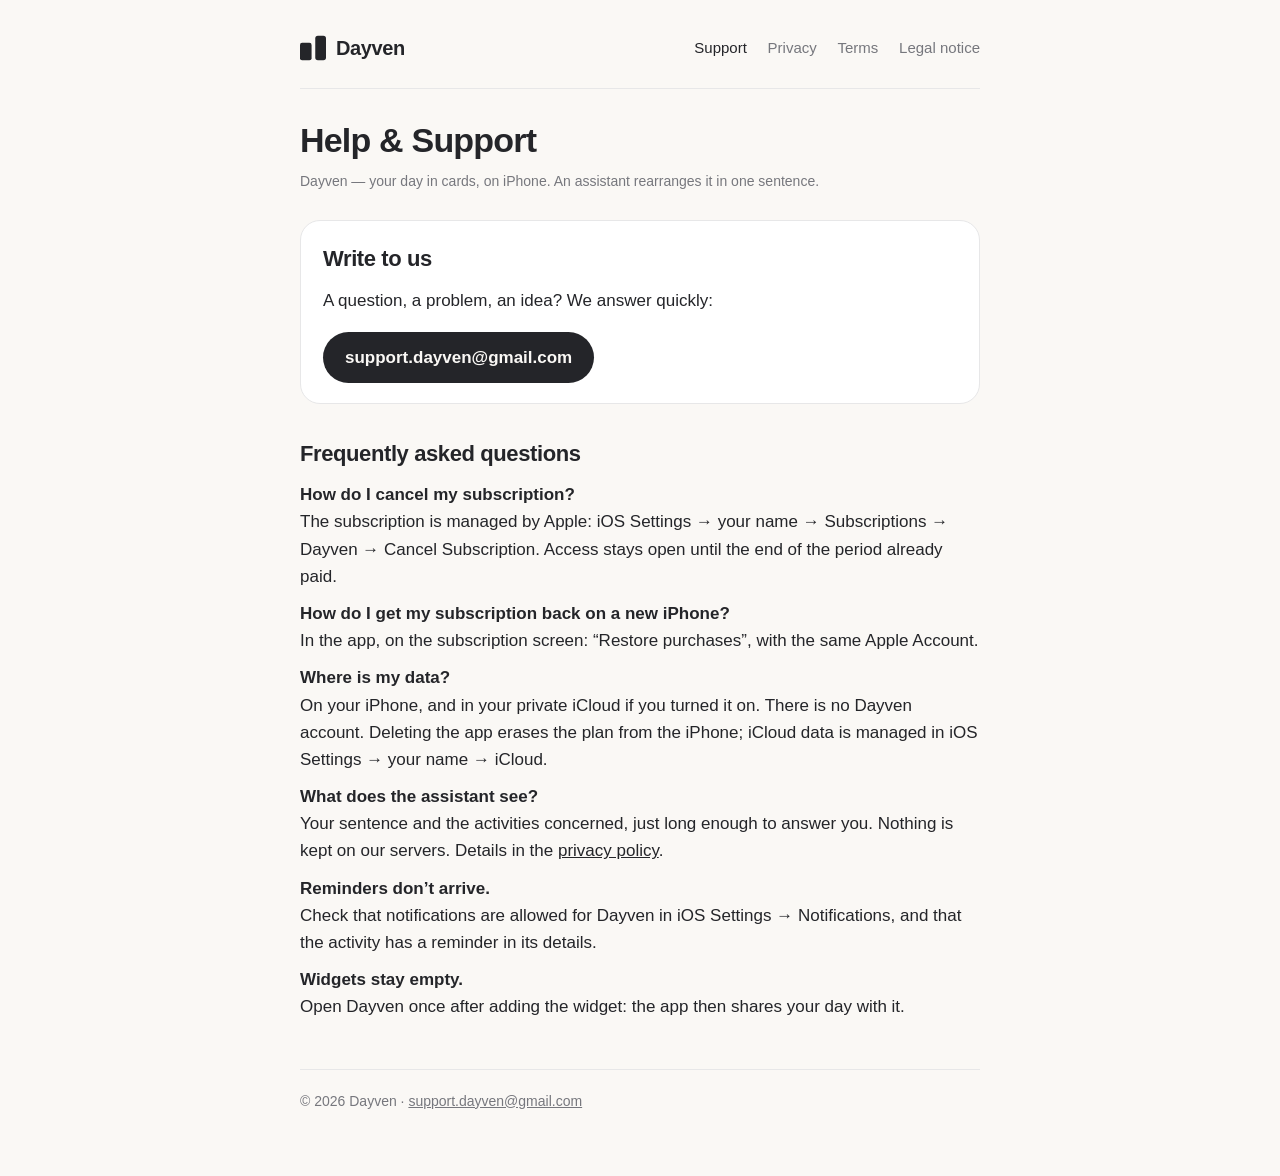
<file: index.html>
<!DOCTYPE html>
<html lang="en">
<head>
  <meta charset="utf-8">
  <meta name="viewport" content="width=device-width, initial-scale=1">
  <title>Dayven — Help &amp; Support</title>
  <meta name="description" content="Support for Dayven, the day planner for iPhone: your day in cards, and an assistant that rearranges it in one sentence.">
  <link rel="stylesheet" href="styles.css">
</head>
<body>
  <div class="wrap">
    <header class="site">
      <a class="brand" href="index.html"><svg class="mark" viewBox="0 0 184 174" aria-hidden="true"><rect x="0" y="50" width="82" height="124" rx="15"/><rect x="108" y="0" width="76" height="174" rx="19"/></svg><strong>Dayven</strong></a>
      <nav>
        <a href="index.html" aria-current="page">Support</a>
        <a href="privacy.html">Privacy</a>
        <a href="terms.html">Terms</a>
        <a href="legal-notice.html">Legal notice</a>
      </nav>
    </header>

    <h1>Help &amp; Support</h1>
    <p class="updated">Dayven — your day in cards, on iPhone. An assistant rearranges it in one sentence.</p>

    <div class="card">
      <h2 style="margin-top:0">Write to us</h2>
      <p>A question, a problem, an idea? We answer quickly:</p>
      <a class="btn" href="mailto:support.dayven@gmail.com?subject=Dayven%20support">support.dayven@gmail.com</a>
    </div>

    <h2>Frequently asked questions</h2>

    <p><strong>How do I cancel my subscription?</strong><br>
    The subscription is managed by Apple: iOS Settings → your name → Subscriptions → Dayven → Cancel Subscription. Access stays open until the end of the period already paid.</p>

    <p><strong>How do I get my subscription back on a new iPhone?</strong><br>
    In the app, on the subscription screen: “Restore purchases”, with the same Apple Account.</p>

    <p><strong>Where is my data?</strong><br>
    On your iPhone, and in your private iCloud if you turned it on. There is no Dayven account. Deleting the app erases the plan from the iPhone; iCloud data is managed in iOS Settings → your name → iCloud.</p>

    <p><strong>What does the assistant see?</strong><br>
    Your sentence and the activities concerned, just long enough to answer you. Nothing is kept on our servers. Details in the <a href="privacy.html">privacy policy</a>.</p>

    <p><strong>Reminders don’t arrive.</strong><br>
    Check that notifications are allowed for Dayven in iOS Settings → Notifications, and that the activity has a reminder in its details.</p>

    <p><strong>Widgets stay empty.</strong><br>
    Open Dayven once after adding the widget: the app then shares your day with it.</p>

    <footer class="site">© 2026 Dayven · <a href="mailto:support.dayven@gmail.com">support.dayven@gmail.com</a></footer>
  </div>
</body>
</html>
</file>
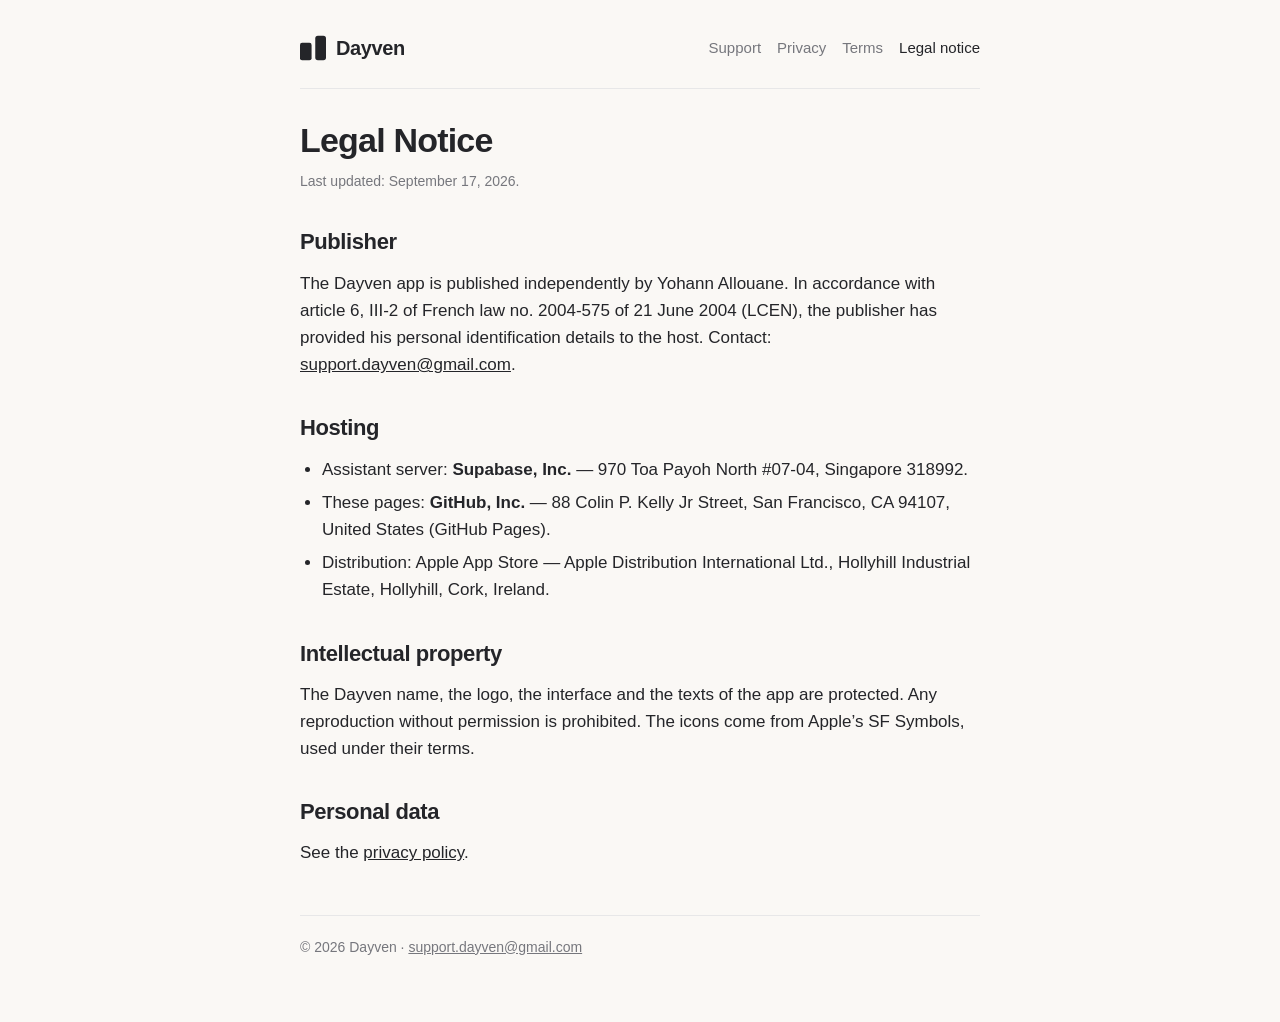
<file: legal-notice.html>
<!DOCTYPE html>
<html lang="en">
<head>
  <meta charset="utf-8">
  <meta name="viewport" content="width=device-width, initial-scale=1">
  <title>Legal Notice — Dayven</title>
  <link rel="stylesheet" href="styles.css">
</head>
<body>
  <div class="wrap">
    <header class="site">
      <a class="brand" href="index.html"><svg class="mark" viewBox="0 0 184 174" aria-hidden="true"><rect x="0" y="50" width="82" height="124" rx="15"/><rect x="108" y="0" width="76" height="174" rx="19"/></svg><strong>Dayven</strong></a>
      <nav><a href="index.html">Support</a><a href="privacy.html">Privacy</a><a href="terms.html">Terms</a><a href="legal-notice.html" aria-current="page">Legal notice</a></nav>
    </header>
    <h1>Legal Notice</h1>
    <p class="updated">Last updated: September 17, 2026.</p>
<h2>Publisher</h2>
<p>The Dayven app is published independently by Yohann Allouane. In accordance with article 6, III-2 of French law no. 2004-575 of 21 June 2004 (LCEN), the publisher has provided his personal identification details to the host. Contact: <a href="mailto:support.dayven@gmail.com">support.dayven@gmail.com</a>.</p>
<h2>Hosting</h2>
<ul><li>Assistant server: <strong>Supabase, Inc.</strong> — 970 Toa Payoh North #07-04, Singapore 318992.</li><li>These pages: <strong>GitHub, Inc.</strong> — 88 Colin P. Kelly Jr Street, San Francisco, CA 94107, United States (GitHub Pages).</li><li>Distribution: Apple App Store — Apple Distribution International Ltd., Hollyhill Industrial Estate, Hollyhill, Cork, Ireland.</li></ul>
<h2>Intellectual property</h2>
<p>The Dayven name, the logo, the interface and the texts of the app are protected. Any reproduction without permission is prohibited. The icons come from Apple’s SF Symbols, used under their terms.</p>
<h2>Personal data</h2>
<p>See the <a href="privacy.html">privacy policy</a>.</p>
    <footer class="site">© 2026 Dayven · <a href="mailto:support.dayven@gmail.com">support.dayven@gmail.com</a></footer>
  </div>
</body>
</html>
</file>
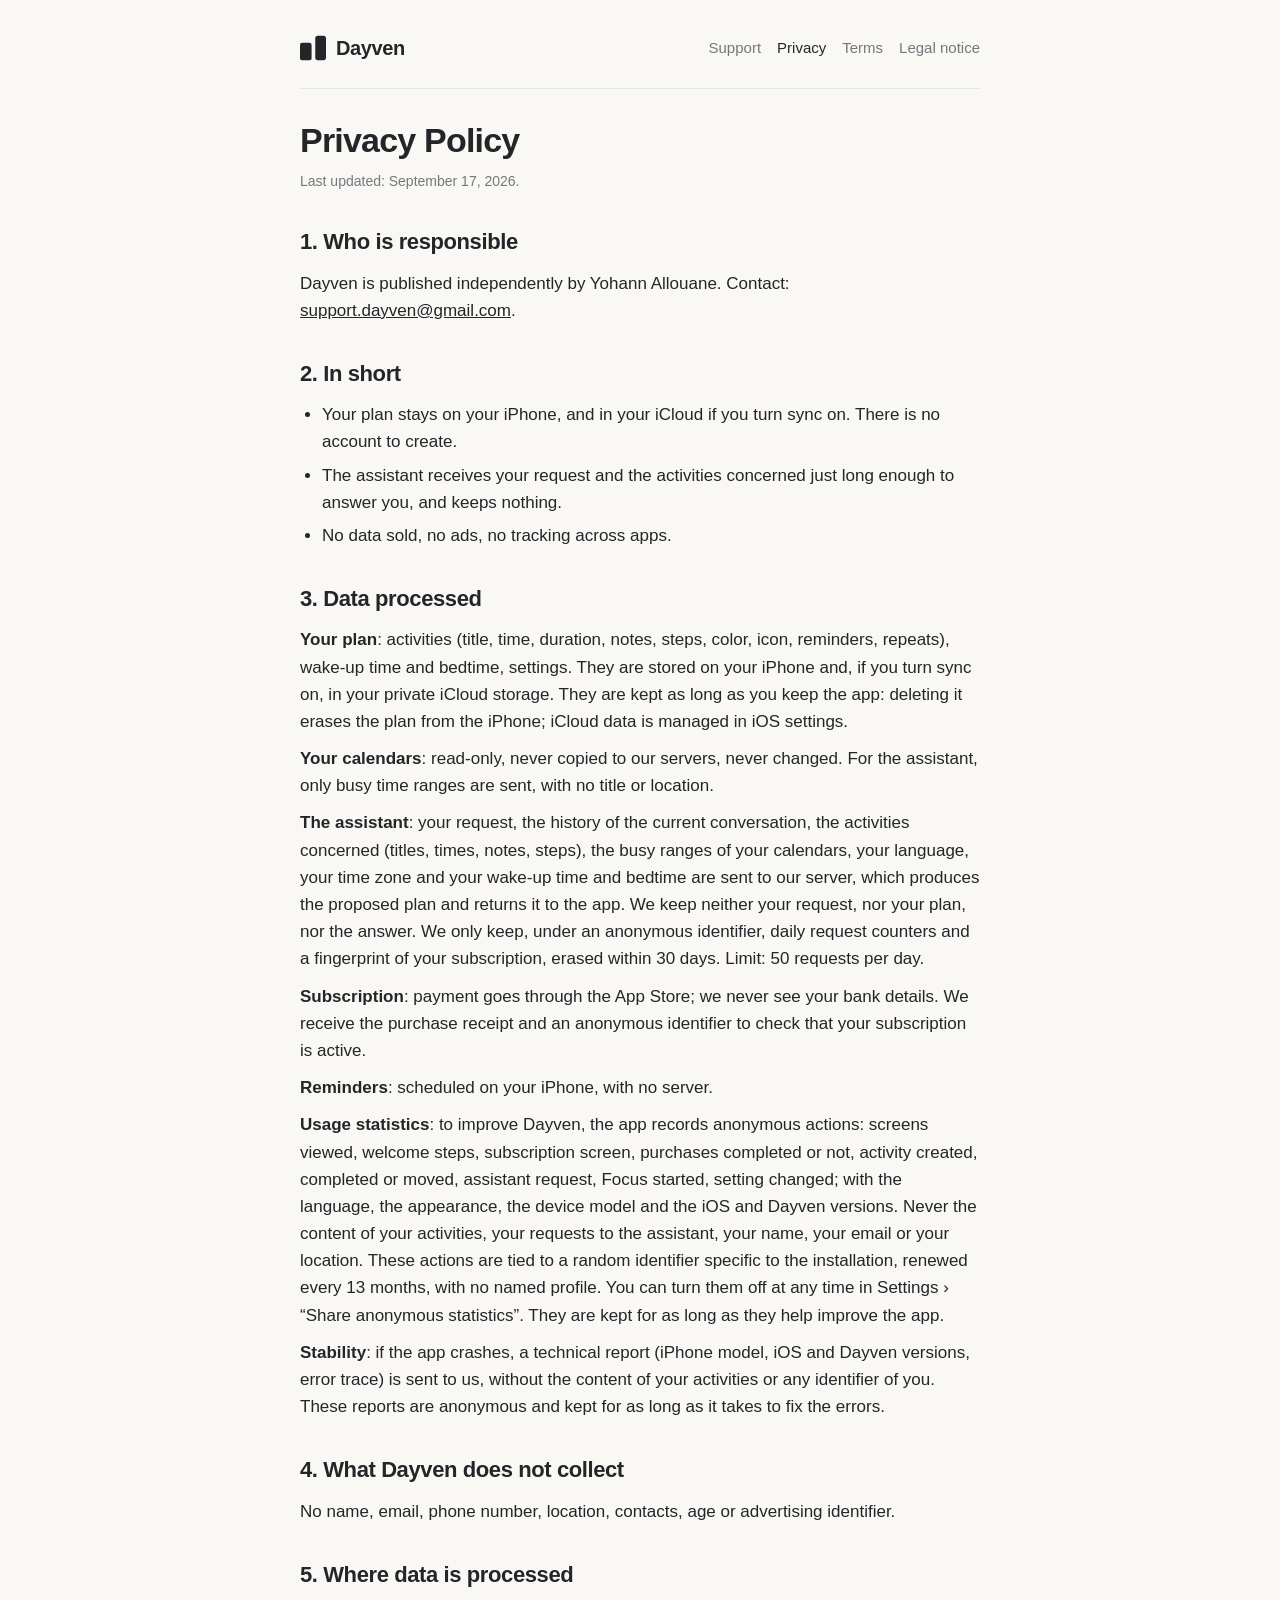
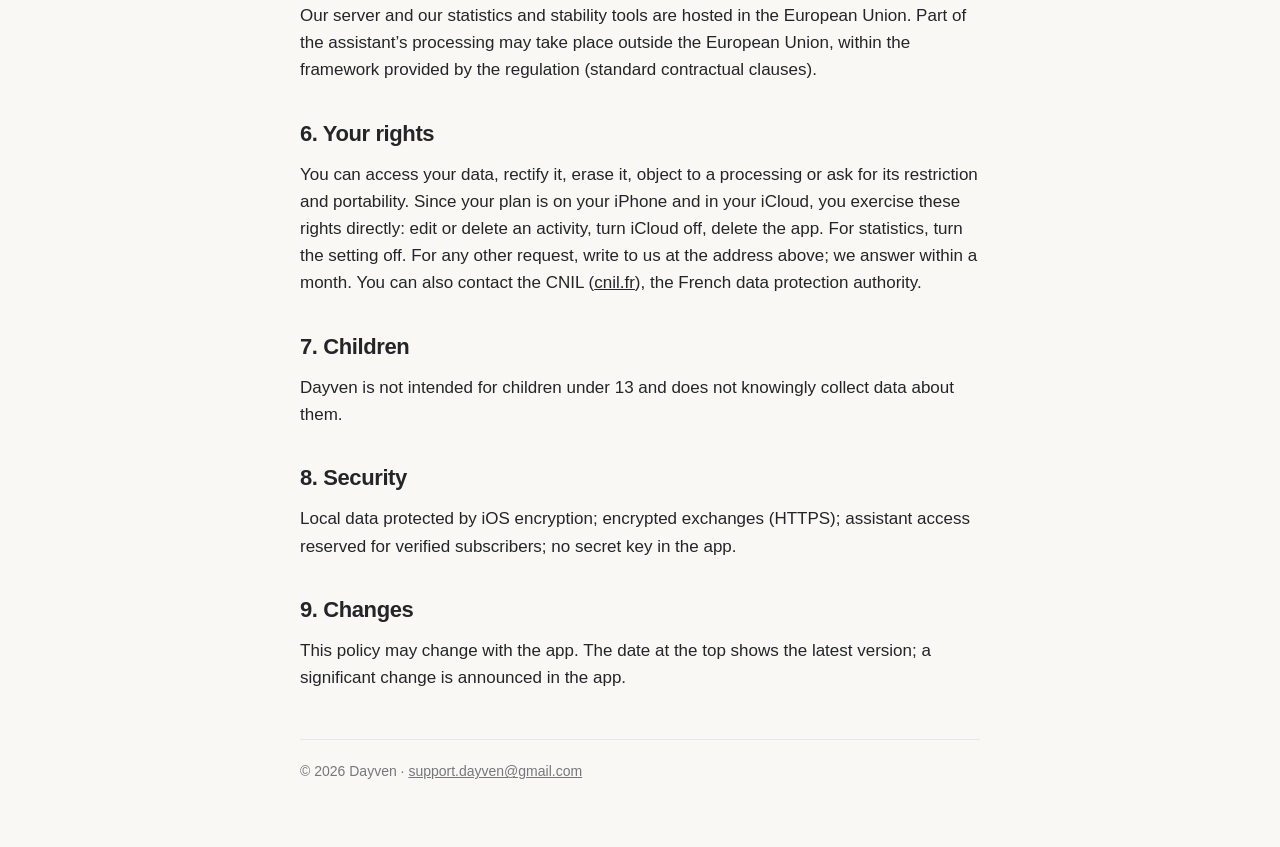
<file: privacy.html>
<!DOCTYPE html>
<html lang="en">
<head>
  <meta charset="utf-8">
  <meta name="viewport" content="width=device-width, initial-scale=1">
  <title>Privacy Policy — Dayven</title>
  <link rel="stylesheet" href="styles.css">
</head>
<body>
  <div class="wrap">
    <header class="site">
      <a class="brand" href="index.html"><svg class="mark" viewBox="0 0 184 174" aria-hidden="true"><rect x="0" y="50" width="82" height="124" rx="15"/><rect x="108" y="0" width="76" height="174" rx="19"/></svg><strong>Dayven</strong></a>
      <nav><a href="index.html">Support</a><a href="privacy.html" aria-current="page">Privacy</a><a href="terms.html">Terms</a><a href="legal-notice.html">Legal notice</a></nav>
    </header>
    <h1>Privacy Policy</h1>
    <p class="updated">Last updated: September 17, 2026.</p>
<h2>1. Who is responsible</h2>
<p>Dayven is published independently by Yohann Allouane. Contact: <a href="mailto:support.dayven@gmail.com">support.dayven@gmail.com</a>.</p>
<h2>2. In short</h2>
<ul><li>Your plan stays on your iPhone, and in your iCloud if you turn sync on. There is no account to create.</li><li>The assistant receives your request and the activities concerned just long enough to answer you, and keeps nothing.</li><li>No data sold, no ads, no tracking across apps.</li></ul>
<h2>3. Data processed</h2>
<p><strong>Your plan</strong>: activities (title, time, duration, notes, steps, color, icon, reminders, repeats), wake-up time and bedtime, settings. They are stored on your iPhone and, if you turn sync on, in your private iCloud storage. They are kept as long as you keep the app: deleting it erases the plan from the iPhone; iCloud data is managed in iOS settings.</p>
<p><strong>Your calendars</strong>: read-only, never copied to our servers, never changed. For the assistant, only busy time ranges are sent, with no title or location.</p>
<p><strong>The assistant</strong>: your request, the history of the current conversation, the activities concerned (titles, times, notes, steps), the busy ranges of your calendars, your language, your time zone and your wake-up time and bedtime are sent to our server, which produces the proposed plan and returns it to the app. We keep neither your request, nor your plan, nor the answer. We only keep, under an anonymous identifier, daily request counters and a fingerprint of your subscription, erased within 30 days. Limit: 50 requests per day.</p>
<p><strong>Subscription</strong>: payment goes through the App Store; we never see your bank details. We receive the purchase receipt and an anonymous identifier to check that your subscription is active.</p>
<p><strong>Reminders</strong>: scheduled on your iPhone, with no server.</p>
<p><strong>Usage statistics</strong>: to improve Dayven, the app records anonymous actions: screens viewed, welcome steps, subscription screen, purchases completed or not, activity created, completed or moved, assistant request, Focus started, setting changed; with the language, the appearance, the device model and the iOS and Dayven versions. Never the content of your activities, your requests to the assistant, your name, your email or your location. These actions are tied to a random identifier specific to the installation, renewed every 13 months, with no named profile. You can turn them off at any time in Settings › “Share anonymous statistics”. They are kept for as long as they help improve the app.</p>
<p><strong>Stability</strong>: if the app crashes, a technical report (iPhone model, iOS and Dayven versions, error trace) is sent to us, without the content of your activities or any identifier of you. These reports are anonymous and kept for as long as it takes to fix the errors.</p>
<h2>4. What Dayven does not collect</h2>
<p>No name, email, phone number, location, contacts, age or advertising identifier.</p>
<h2>5. Where data is processed</h2>
<p>Our server and our statistics and stability tools are hosted in the European Union. Part of the assistant’s processing may take place outside the European Union, within the framework provided by the regulation (standard contractual clauses).</p>
<h2>6. Your rights</h2>
<p>You can access your data, rectify it, erase it, object to a processing or ask for its restriction and portability. Since your plan is on your iPhone and in your iCloud, you exercise these rights directly: edit or delete an activity, turn iCloud off, delete the app. For statistics, turn the setting off. For any other request, write to us at the address above; we answer within a month. You can also contact the CNIL (<a href="https://cnil.fr">cnil.fr</a>), the French data protection authority.</p>
<h2>7. Children</h2>
<p>Dayven is not intended for children under 13 and does not knowingly collect data about them.</p>
<h2>8. Security</h2>
<p>Local data protected by iOS encryption; encrypted exchanges (HTTPS); assistant access reserved for verified subscribers; no secret key in the app.</p>
<h2>9. Changes</h2>
<p>This policy may change with the app. The date at the top shows the latest version; a significant change is announced in the app.</p>
    <footer class="site">© 2026 Dayven · <a href="mailto:support.dayven@gmail.com">support.dayven@gmail.com</a></footer>
  </div>
</body>
</html>
</file>
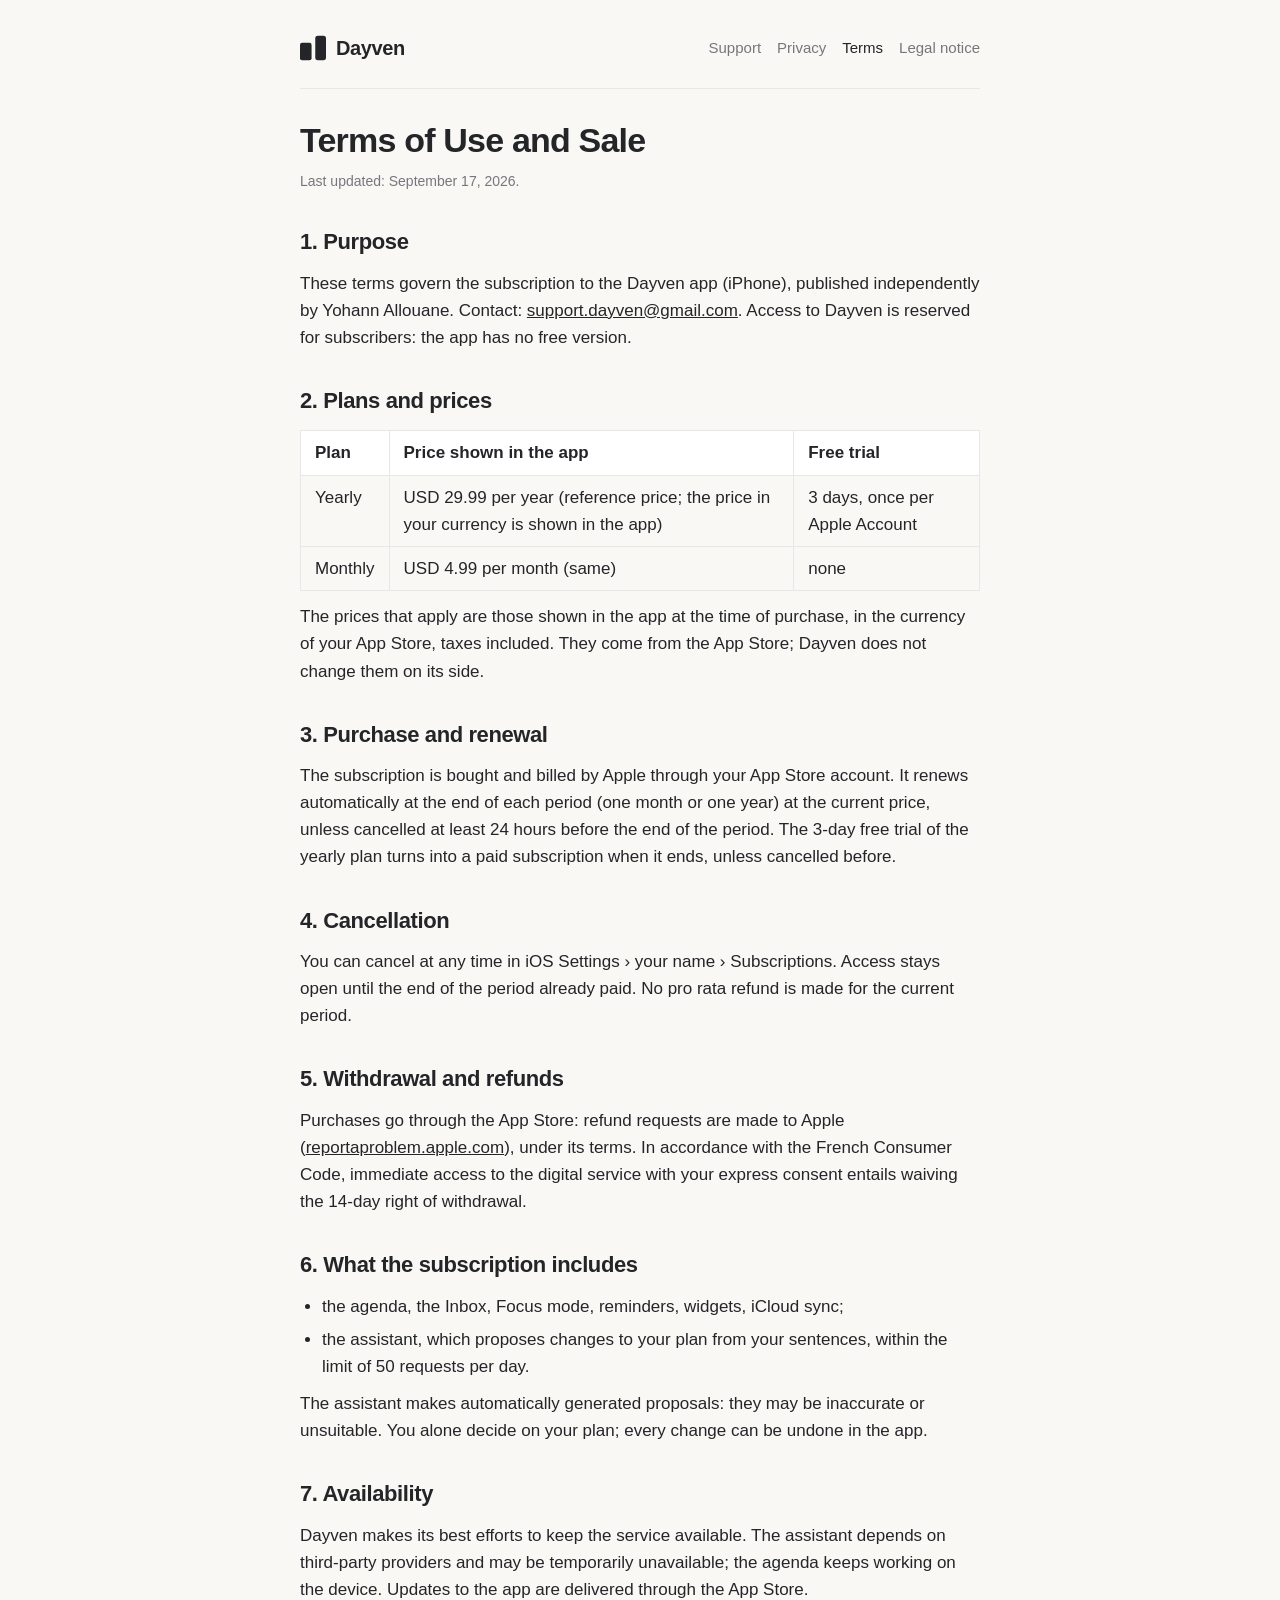
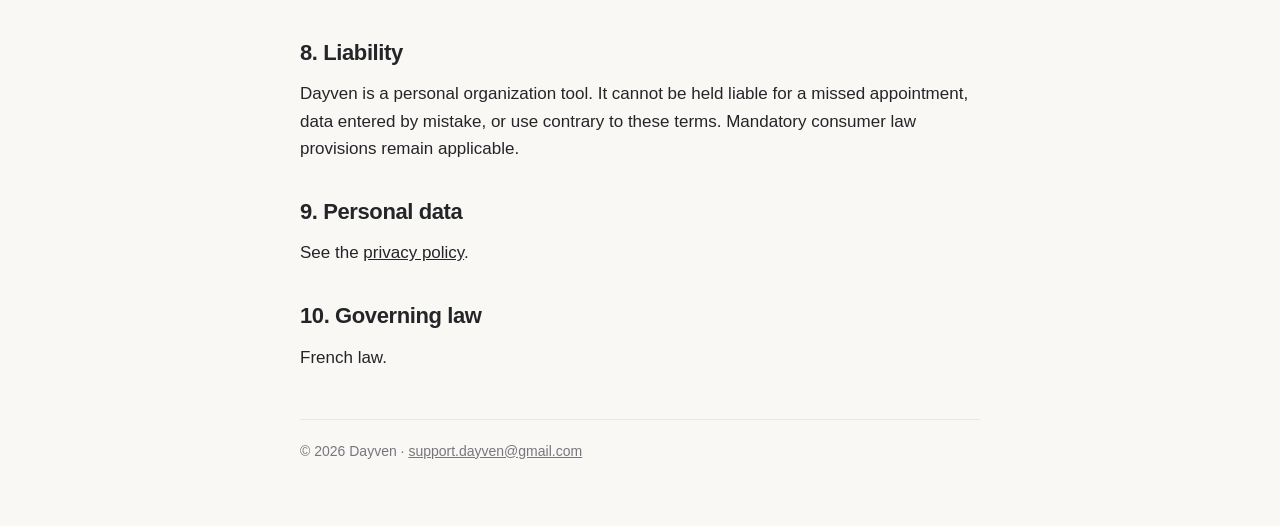
<file: terms.html>
<!DOCTYPE html>
<html lang="en">
<head>
  <meta charset="utf-8">
  <meta name="viewport" content="width=device-width, initial-scale=1">
  <title>Terms of Use and Sale — Dayven</title>
  <link rel="stylesheet" href="styles.css">
</head>
<body>
  <div class="wrap">
    <header class="site">
      <a class="brand" href="index.html"><svg class="mark" viewBox="0 0 184 174" aria-hidden="true"><rect x="0" y="50" width="82" height="124" rx="15"/><rect x="108" y="0" width="76" height="174" rx="19"/></svg><strong>Dayven</strong></a>
      <nav><a href="index.html">Support</a><a href="privacy.html">Privacy</a><a href="terms.html" aria-current="page">Terms</a><a href="legal-notice.html">Legal notice</a></nav>
    </header>
    <h1>Terms of Use and Sale</h1>
    <p class="updated">Last updated: September 17, 2026.</p>
<h2>1. Purpose</h2>
<p>These terms govern the subscription to the Dayven app (iPhone), published independently by Yohann Allouane. Contact: <a href="mailto:support.dayven@gmail.com">support.dayven@gmail.com</a>. Access to Dayven is reserved for subscribers: the app has no free version.</p>
<h2>2. Plans and prices</h2>
<table><thead><tr><th>Plan</th><th>Price shown in the app</th><th>Free trial</th></tr></thead><tbody><tr><td>Yearly</td><td>USD 29.99 per year (reference price; the price in your currency is shown in the app)</td><td>3 days, once per Apple Account</td></tr><tr><td>Monthly</td><td>USD 4.99 per month (same)</td><td>none</td></tr></tbody></table>
<p>The prices that apply are those shown in the app at the time of purchase, in the currency of your App Store, taxes included. They come from the App Store; Dayven does not change them on its side.</p>
<h2>3. Purchase and renewal</h2>
<p>The subscription is bought and billed by Apple through your App Store account. It renews automatically at the end of each period (one month or one year) at the current price, unless cancelled at least 24 hours before the end of the period. The 3-day free trial of the yearly plan turns into a paid subscription when it ends, unless cancelled before.</p>
<h2>4. Cancellation</h2>
<p>You can cancel at any time in iOS Settings › your name › Subscriptions. Access stays open until the end of the period already paid. No pro rata refund is made for the current period.</p>
<h2>5. Withdrawal and refunds</h2>
<p>Purchases go through the App Store: refund requests are made to Apple (<a href="https://reportaproblem.apple.com">reportaproblem.apple.com</a>), under its terms. In accordance with the French Consumer Code, immediate access to the digital service with your express consent entails waiving the 14-day right of withdrawal.</p>
<h2>6. What the subscription includes</h2>
<ul><li>the agenda, the Inbox, Focus mode, reminders, widgets, iCloud sync;</li><li>the assistant, which proposes changes to your plan from your sentences, within the limit of 50 requests per day.</li></ul>
<p>The assistant makes automatically generated proposals: they may be inaccurate or unsuitable. You alone decide on your plan; every change can be undone in the app.</p>
<h2>7. Availability</h2>
<p>Dayven makes its best efforts to keep the service available. The assistant depends on third-party providers and may be temporarily unavailable; the agenda keeps working on the device. Updates to the app are delivered through the App Store.</p>
<h2>8. Liability</h2>
<p>Dayven is a personal organization tool. It cannot be held liable for a missed appointment, data entered by mistake, or use contrary to these terms. Mandatory consumer law provisions remain applicable.</p>
<h2>9. Personal data</h2>
<p>See the <a href="privacy.html">privacy policy</a>.</p>
<h2>10. Governing law</h2>
<p>French law.</p>
    <footer class="site">© 2026 Dayven · <a href="mailto:support.dayven@gmail.com">support.dayven@gmail.com</a></footer>
  </div>
</body>
</html>
</file>
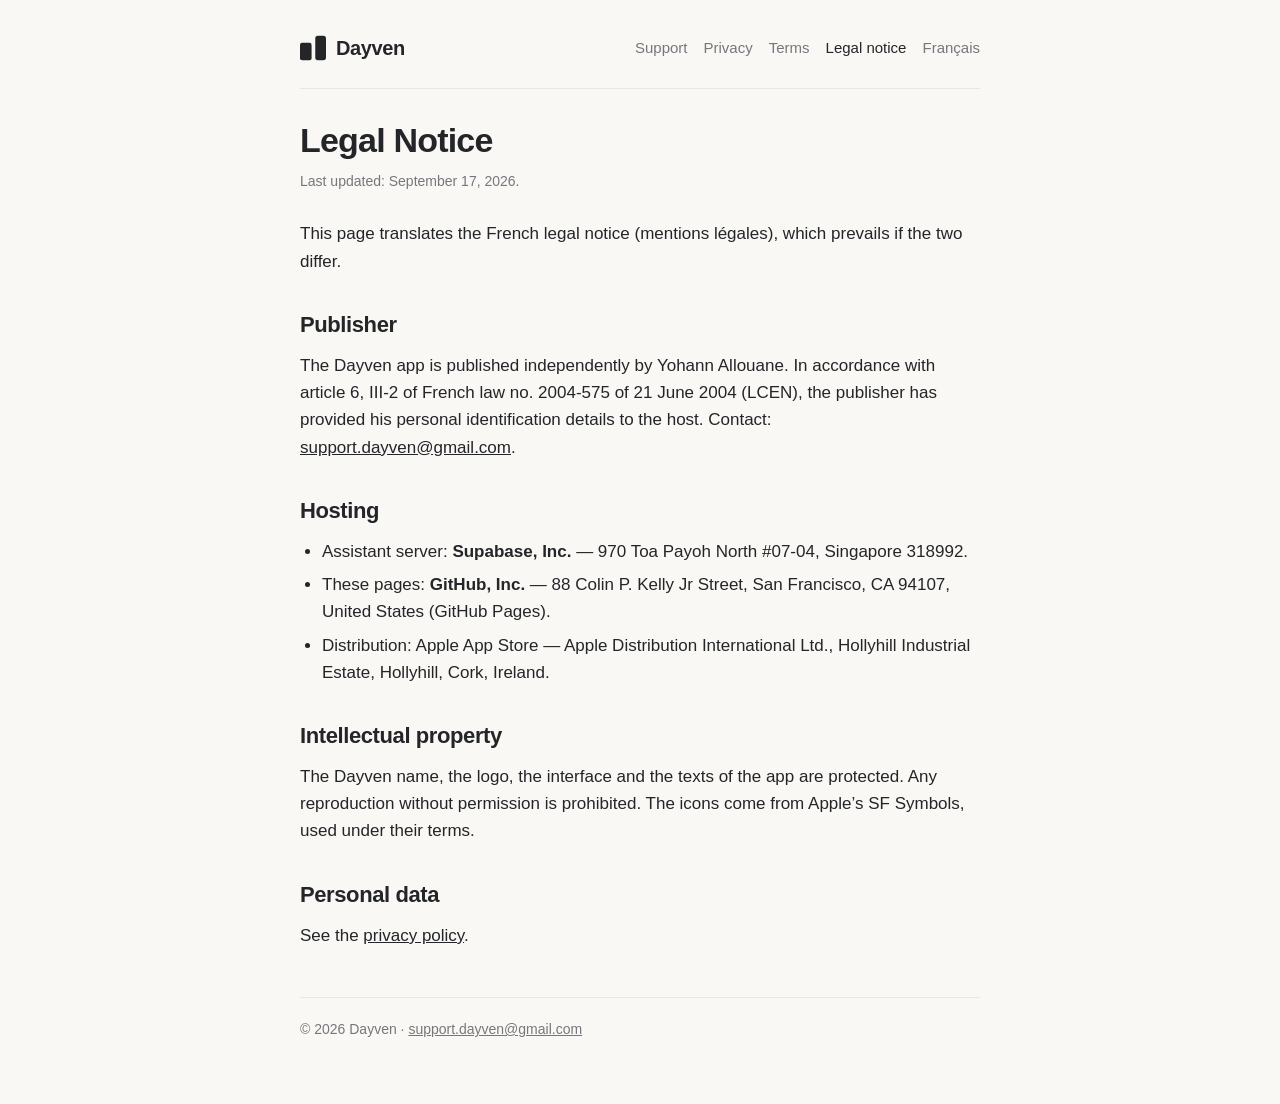
<file: en/legal-notice.html>
<!DOCTYPE html>
<html lang="en">
<head>
  <meta charset="utf-8">
  <meta name="viewport" content="width=device-width, initial-scale=1">
  <title>Legal Notice — Dayven</title>
  <link rel="alternate" hreflang="fr" href="../mentions-legales.html">
  <link rel="stylesheet" href="../styles.css">
</head>
<body>
  <div class="wrap">
    <header class="site">
      <a class="brand" href="index.html"><svg class="mark" viewBox="0 0 184 174" aria-hidden="true"><rect x="0" y="50" width="82" height="124" rx="15"/><rect x="108" y="0" width="76" height="174" rx="19"/></svg><strong>Dayven</strong></a>
      <nav><a href="index.html">Support</a><a href="privacy.html">Privacy</a><a href="terms.html">Terms</a><a href="legal-notice.html" aria-current="page">Legal notice</a><a href="../mentions-legales.html" hreflang="fr" lang="fr">Français</a></nav>
    </header>
    <h1>Legal Notice</h1>
    <p class="updated">Last updated: September 17, 2026.</p>
<p>This page translates the French legal notice (mentions légales), which prevails if the two differ.</p>
<h2>Publisher</h2>
<p>The Dayven app is published independently by Yohann Allouane. In accordance with article 6, III-2 of French law no. 2004-575 of 21 June 2004 (LCEN), the publisher has provided his personal identification details to the host. Contact: <a href="mailto:support.dayven@gmail.com">support.dayven@gmail.com</a>.</p>
<h2>Hosting</h2>
<ul><li>Assistant server: <strong>Supabase, Inc.</strong> — 970 Toa Payoh North #07-04, Singapore 318992.</li><li>These pages: <strong>GitHub, Inc.</strong> — 88 Colin P. Kelly Jr Street, San Francisco, CA 94107, United States (GitHub Pages).</li><li>Distribution: Apple App Store — Apple Distribution International Ltd., Hollyhill Industrial Estate, Hollyhill, Cork, Ireland.</li></ul>
<h2>Intellectual property</h2>
<p>The Dayven name, the logo, the interface and the texts of the app are protected. Any reproduction without permission is prohibited. The icons come from Apple’s SF Symbols, used under their terms.</p>
<h2>Personal data</h2>
<p>See the <a href="privacy.html">privacy policy</a>.</p>
    <footer class="site">© 2026 Dayven · <a href="mailto:support.dayven@gmail.com">support.dayven@gmail.com</a></footer>
  </div>
</body>
</html>
</file>
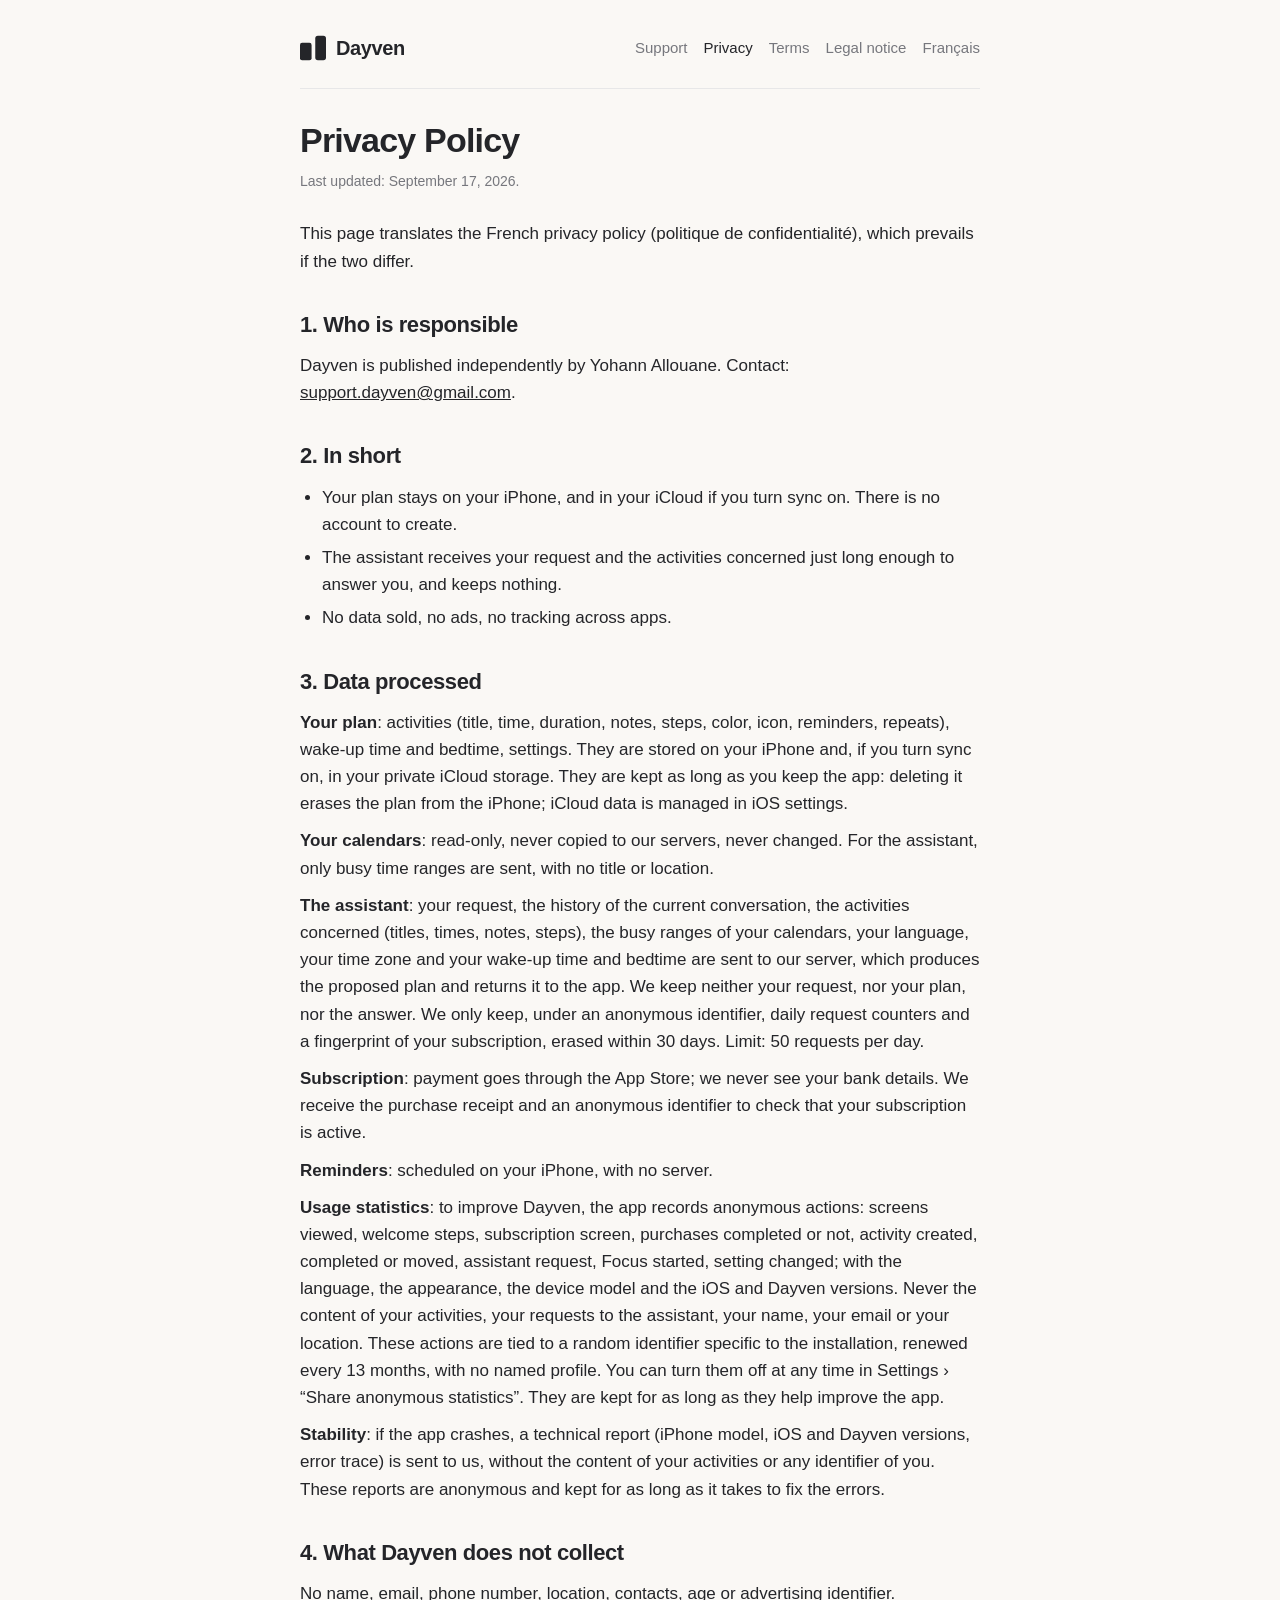
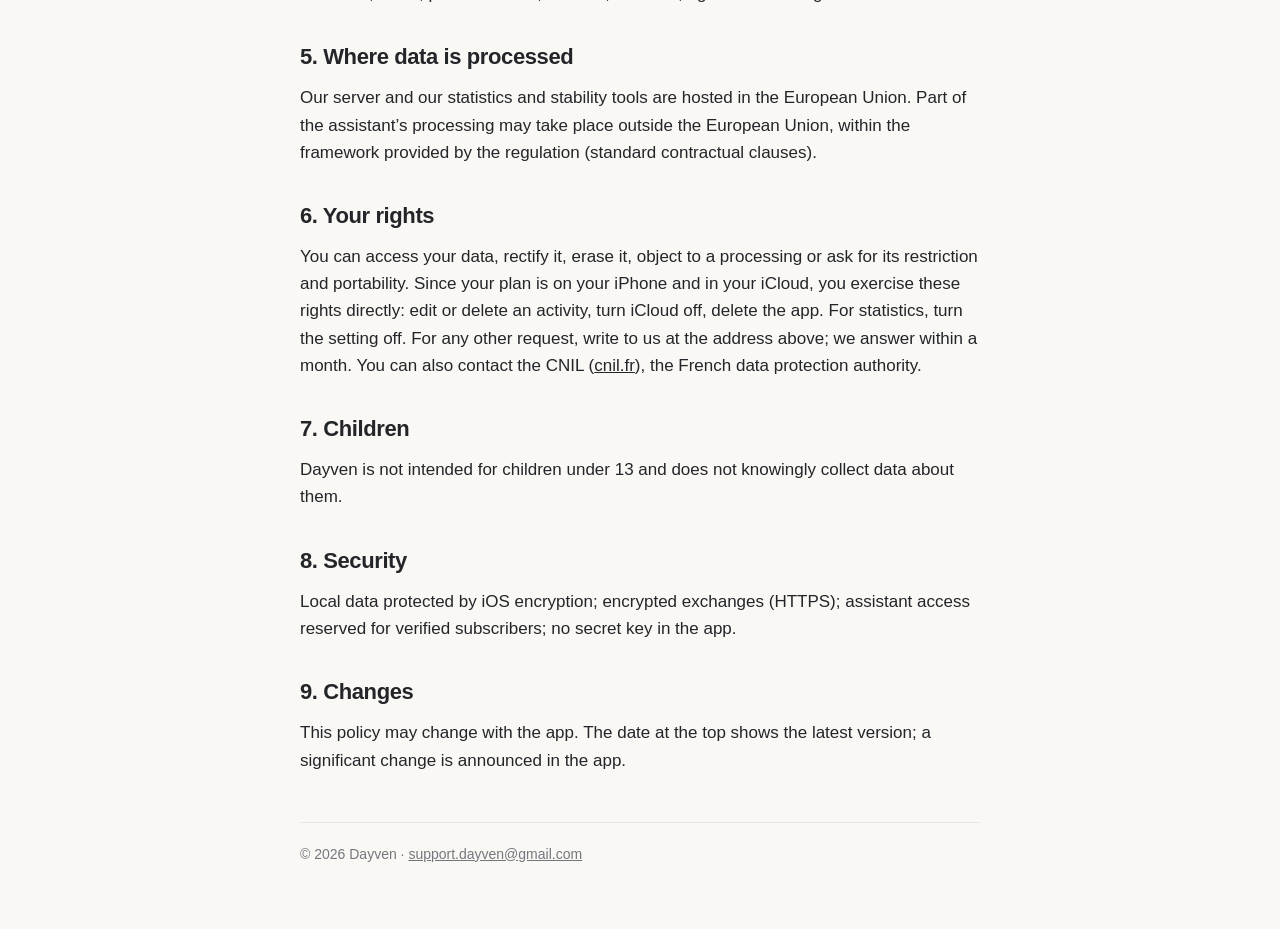
<file: en/privacy.html>
<!DOCTYPE html>
<html lang="en">
<head>
  <meta charset="utf-8">
  <meta name="viewport" content="width=device-width, initial-scale=1">
  <title>Privacy Policy — Dayven</title>
  <link rel="alternate" hreflang="fr" href="../politique-confidentialite.html">
  <link rel="stylesheet" href="../styles.css">
</head>
<body>
  <div class="wrap">
    <header class="site">
      <a class="brand" href="index.html"><svg class="mark" viewBox="0 0 184 174" aria-hidden="true"><rect x="0" y="50" width="82" height="124" rx="15"/><rect x="108" y="0" width="76" height="174" rx="19"/></svg><strong>Dayven</strong></a>
      <nav><a href="index.html">Support</a><a href="privacy.html" aria-current="page">Privacy</a><a href="terms.html">Terms</a><a href="legal-notice.html">Legal notice</a><a href="../politique-confidentialite.html" hreflang="fr" lang="fr">Français</a></nav>
    </header>
    <h1>Privacy Policy</h1>
    <p class="updated">Last updated: September 17, 2026.</p>
<p>This page translates the French privacy policy (politique de confidentialité), which prevails if the two differ.</p>
<h2>1. Who is responsible</h2>
<p>Dayven is published independently by Yohann Allouane. Contact: <a href="mailto:support.dayven@gmail.com">support.dayven@gmail.com</a>.</p>
<h2>2. In short</h2>
<ul><li>Your plan stays on your iPhone, and in your iCloud if you turn sync on. There is no account to create.</li><li>The assistant receives your request and the activities concerned just long enough to answer you, and keeps nothing.</li><li>No data sold, no ads, no tracking across apps.</li></ul>
<h2>3. Data processed</h2>
<p><strong>Your plan</strong>: activities (title, time, duration, notes, steps, color, icon, reminders, repeats), wake-up time and bedtime, settings. They are stored on your iPhone and, if you turn sync on, in your private iCloud storage. They are kept as long as you keep the app: deleting it erases the plan from the iPhone; iCloud data is managed in iOS settings.</p>
<p><strong>Your calendars</strong>: read-only, never copied to our servers, never changed. For the assistant, only busy time ranges are sent, with no title or location.</p>
<p><strong>The assistant</strong>: your request, the history of the current conversation, the activities concerned (titles, times, notes, steps), the busy ranges of your calendars, your language, your time zone and your wake-up time and bedtime are sent to our server, which produces the proposed plan and returns it to the app. We keep neither your request, nor your plan, nor the answer. We only keep, under an anonymous identifier, daily request counters and a fingerprint of your subscription, erased within 30 days. Limit: 50 requests per day.</p>
<p><strong>Subscription</strong>: payment goes through the App Store; we never see your bank details. We receive the purchase receipt and an anonymous identifier to check that your subscription is active.</p>
<p><strong>Reminders</strong>: scheduled on your iPhone, with no server.</p>
<p><strong>Usage statistics</strong>: to improve Dayven, the app records anonymous actions: screens viewed, welcome steps, subscription screen, purchases completed or not, activity created, completed or moved, assistant request, Focus started, setting changed; with the language, the appearance, the device model and the iOS and Dayven versions. Never the content of your activities, your requests to the assistant, your name, your email or your location. These actions are tied to a random identifier specific to the installation, renewed every 13 months, with no named profile. You can turn them off at any time in Settings › “Share anonymous statistics”. They are kept for as long as they help improve the app.</p>
<p><strong>Stability</strong>: if the app crashes, a technical report (iPhone model, iOS and Dayven versions, error trace) is sent to us, without the content of your activities or any identifier of you. These reports are anonymous and kept for as long as it takes to fix the errors.</p>
<h2>4. What Dayven does not collect</h2>
<p>No name, email, phone number, location, contacts, age or advertising identifier.</p>
<h2>5. Where data is processed</h2>
<p>Our server and our statistics and stability tools are hosted in the European Union. Part of the assistant’s processing may take place outside the European Union, within the framework provided by the regulation (standard contractual clauses).</p>
<h2>6. Your rights</h2>
<p>You can access your data, rectify it, erase it, object to a processing or ask for its restriction and portability. Since your plan is on your iPhone and in your iCloud, you exercise these rights directly: edit or delete an activity, turn iCloud off, delete the app. For statistics, turn the setting off. For any other request, write to us at the address above; we answer within a month. You can also contact the CNIL (<a href="https://cnil.fr">cnil.fr</a>), the French data protection authority.</p>
<h2>7. Children</h2>
<p>Dayven is not intended for children under 13 and does not knowingly collect data about them.</p>
<h2>8. Security</h2>
<p>Local data protected by iOS encryption; encrypted exchanges (HTTPS); assistant access reserved for verified subscribers; no secret key in the app.</p>
<h2>9. Changes</h2>
<p>This policy may change with the app. The date at the top shows the latest version; a significant change is announced in the app.</p>
    <footer class="site">© 2026 Dayven · <a href="mailto:support.dayven@gmail.com">support.dayven@gmail.com</a></footer>
  </div>
</body>
</html>
</file>
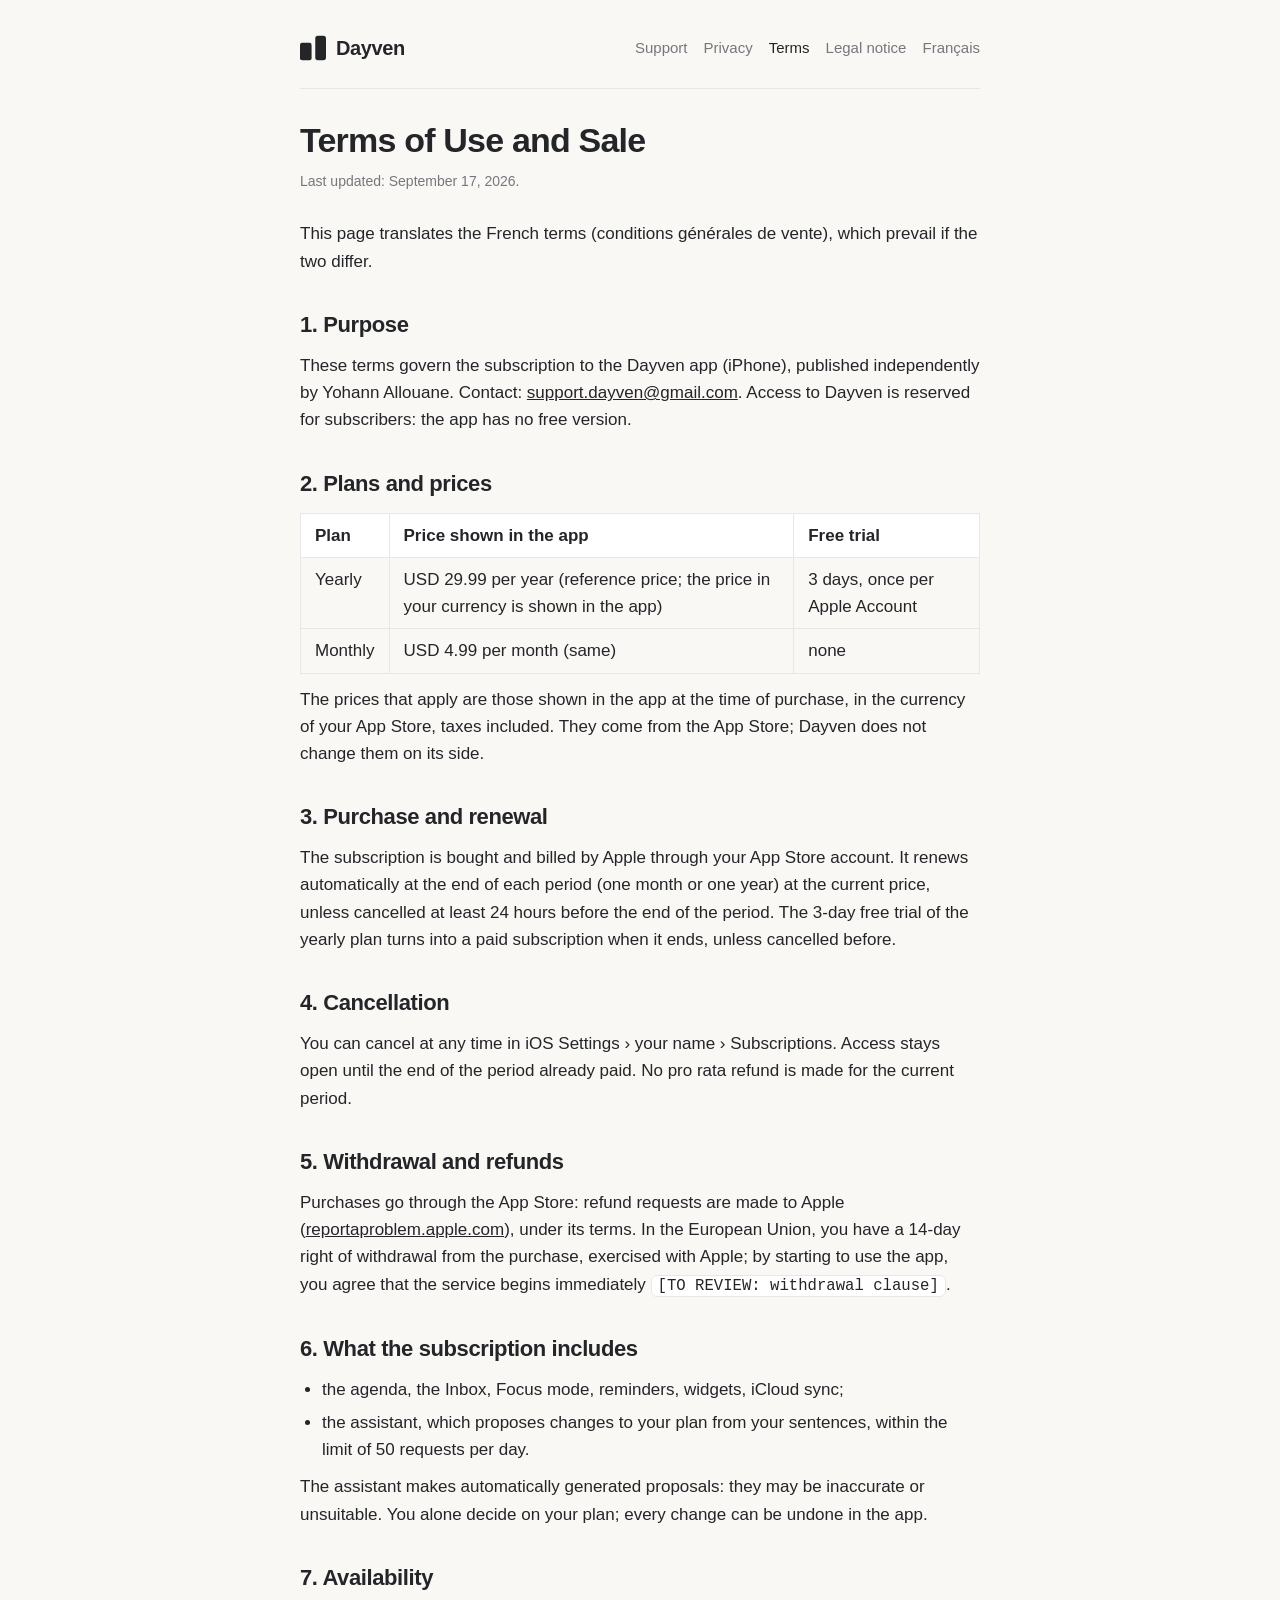
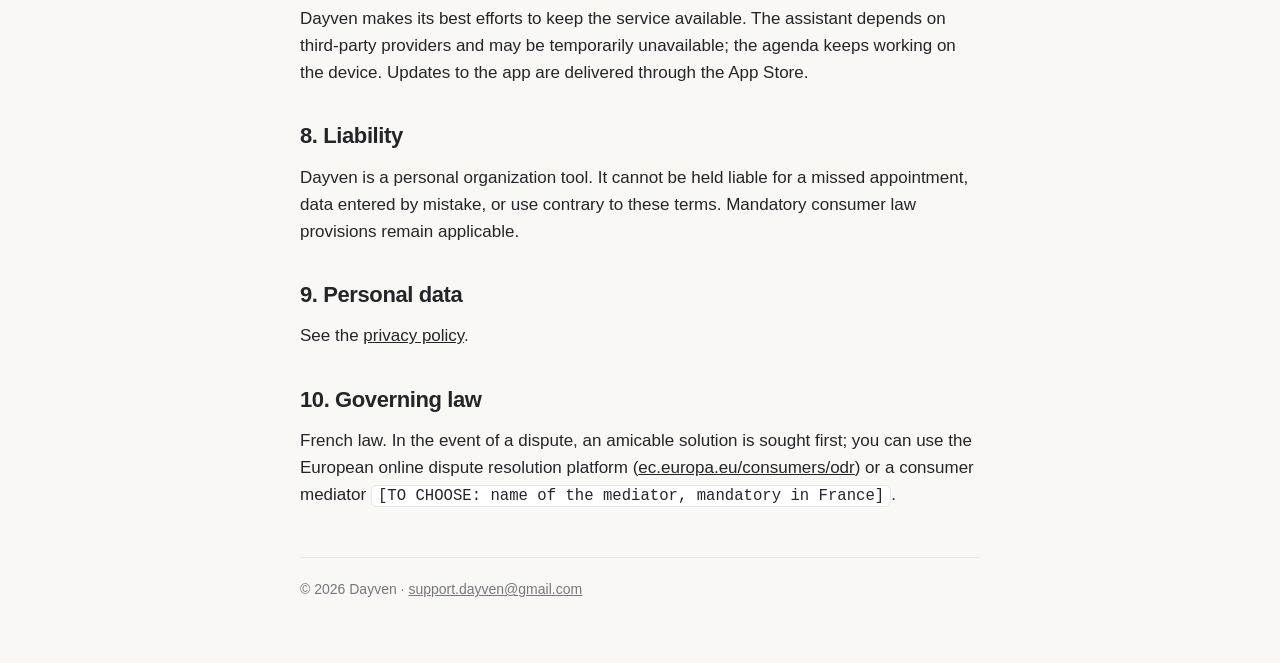
<file: en/terms.html>
<!DOCTYPE html>
<html lang="en">
<head>
  <meta charset="utf-8">
  <meta name="viewport" content="width=device-width, initial-scale=1">
  <title>Terms of Use and Sale — Dayven</title>
  <link rel="alternate" hreflang="fr" href="../cgv.html">
  <link rel="stylesheet" href="../styles.css">
</head>
<body>
  <div class="wrap">
    <header class="site">
      <a class="brand" href="index.html"><svg class="mark" viewBox="0 0 184 174" aria-hidden="true"><rect x="0" y="50" width="82" height="124" rx="15"/><rect x="108" y="0" width="76" height="174" rx="19"/></svg><strong>Dayven</strong></a>
      <nav><a href="index.html">Support</a><a href="privacy.html">Privacy</a><a href="terms.html" aria-current="page">Terms</a><a href="legal-notice.html">Legal notice</a><a href="../cgv.html" hreflang="fr" lang="fr">Français</a></nav>
    </header>
    <h1>Terms of Use and Sale</h1>
    <p class="updated">Last updated: September 17, 2026.</p>
<p>This page translates the French terms (conditions générales de vente), which prevail if the two differ.</p>
<h2>1. Purpose</h2>
<p>These terms govern the subscription to the Dayven app (iPhone), published independently by Yohann Allouane. Contact: <a href="mailto:support.dayven@gmail.com">support.dayven@gmail.com</a>. Access to Dayven is reserved for subscribers: the app has no free version.</p>
<h2>2. Plans and prices</h2>
<table><thead><tr><th>Plan</th><th>Price shown in the app</th><th>Free trial</th></tr></thead><tbody><tr><td>Yearly</td><td>USD 29.99 per year (reference price; the price in your currency is shown in the app)</td><td>3 days, once per Apple Account</td></tr><tr><td>Monthly</td><td>USD 4.99 per month (same)</td><td>none</td></tr></tbody></table>
<p>The prices that apply are those shown in the app at the time of purchase, in the currency of your App Store, taxes included. They come from the App Store; Dayven does not change them on its side.</p>
<h2>3. Purchase and renewal</h2>
<p>The subscription is bought and billed by Apple through your App Store account. It renews automatically at the end of each period (one month or one year) at the current price, unless cancelled at least 24 hours before the end of the period. The 3-day free trial of the yearly plan turns into a paid subscription when it ends, unless cancelled before.</p>
<h2>4. Cancellation</h2>
<p>You can cancel at any time in iOS Settings › your name › Subscriptions. Access stays open until the end of the period already paid. No pro rata refund is made for the current period.</p>
<h2>5. Withdrawal and refunds</h2>
<p>Purchases go through the App Store: refund requests are made to Apple (<a href="https://reportaproblem.apple.com">reportaproblem.apple.com</a>), under its terms. In the European Union, you have a 14-day right of withdrawal from the purchase, exercised with Apple; by starting to use the app, you agree that the service begins immediately <code>[TO REVIEW: withdrawal clause]</code>.</p>
<h2>6. What the subscription includes</h2>
<ul><li>the agenda, the Inbox, Focus mode, reminders, widgets, iCloud sync;</li><li>the assistant, which proposes changes to your plan from your sentences, within the limit of 50 requests per day.</li></ul>
<p>The assistant makes automatically generated proposals: they may be inaccurate or unsuitable. You alone decide on your plan; every change can be undone in the app.</p>
<h2>7. Availability</h2>
<p>Dayven makes its best efforts to keep the service available. The assistant depends on third-party providers and may be temporarily unavailable; the agenda keeps working on the device. Updates to the app are delivered through the App Store.</p>
<h2>8. Liability</h2>
<p>Dayven is a personal organization tool. It cannot be held liable for a missed appointment, data entered by mistake, or use contrary to these terms. Mandatory consumer law provisions remain applicable.</p>
<h2>9. Personal data</h2>
<p>See the <a href="privacy.html">privacy policy</a>.</p>
<h2>10. Governing law</h2>
<p>French law. In the event of a dispute, an amicable solution is sought first; you can use the European online dispute resolution platform (<a href="https://ec.europa.eu/consumers/odr">ec.europa.eu/consumers/odr</a>) or a consumer mediator <code>[TO CHOOSE: name of the mediator, mandatory in France]</code>.</p>
    <footer class="site">© 2026 Dayven · <a href="mailto:support.dayven@gmail.com">support.dayven@gmail.com</a></footer>
  </div>
</body>
</html>
</file>
<file: styles.css>
:root {
  --background: #FAF8F5;
  --surface: #FFFFFF;
  --ink: #242529;
  --muted: #76777D;
  --line: #E7E7E8;
}
@media (prefers-color-scheme: dark) {
  :root {
    --background: #17181B;
    --surface: #222327;
    --ink: #F2F1EE;
    --muted: #9A9BA1;
    --line: #33343A;
  }
}
* { box-sizing: border-box; margin: 0; padding: 0; }
body {
  background: var(--background);
  color: var(--ink);
  font-family: -apple-system, "SF Pro Text", "Helvetica Neue", Helvetica, Arial, sans-serif;
  line-height: 1.6;
  font-size: 17px;
  -webkit-font-smoothing: antialiased;
}
.wrap { max-width: 720px; margin: 0 auto; padding: 24px 20px 64px; }
header.site {
  display: flex; align-items: center; justify-content: space-between;
  gap: 16px; flex-wrap: wrap; padding: 8px 0 24px;
  border-bottom: 1px solid var(--line); margin-bottom: 32px;
}
.brand { display: flex; align-items: center; gap: 10px; text-decoration: none; color: var(--ink); }
.brand .mark { width: 26px; height: 26px; fill: var(--ink); }
.brand strong { font-size: 20px; font-weight: 700; letter-spacing: -0.4px; }
nav a { color: var(--muted); text-decoration: none; margin-left: 16px; font-size: 15px; }
nav a:hover, nav a[aria-current="page"] { color: var(--ink); }
h1 { font-size: 34px; line-height: 1.15; letter-spacing: -0.8px; margin-bottom: 6px; }
.updated { color: var(--muted); font-size: 14px; margin-bottom: 28px; }
h2 { font-size: 22px; letter-spacing: -0.4px; margin: 32px 0 10px; }
h3 { font-size: 17px; margin: 22px 0 6px; }
p { margin: 10px 0; }
ul { padding-left: 22px; margin: 10px 0; }
li { margin: 6px 0; }
a { color: var(--ink); }
code { font-family: ui-monospace, "SF Mono", Menlo, monospace; font-size: 0.92em; background: var(--surface); border: 1px solid var(--line); border-radius: 6px; padding: 1px 6px; }
table { border-collapse: collapse; margin: 12px 0; width: 100%; }
th, td { border: 1px solid var(--line); padding: 8px 14px; text-align: left; vertical-align: top; }
th { background: var(--surface); }
.card {
  background: var(--surface); border: 1px solid var(--line);
  border-radius: 20px; padding: 20px 22px; margin: 18px 0;
}
.btn {
  display: inline-block; background: var(--ink); color: var(--background) !important;
  text-decoration: none; padding: 12px 22px; border-radius: 999px;
  font-weight: 600; margin-top: 8px;
}
footer.site {
  border-top: 1px solid var(--line); margin-top: 48px; padding-top: 20px;
  color: var(--muted); font-size: 14px;
}
footer.site a { color: var(--muted); }
@media (max-width: 420px) {
  nav { width: 100%; display: flex; justify-content: space-between; }
  nav a { margin-left: 0; font-size: 14px; }
}
</file>
